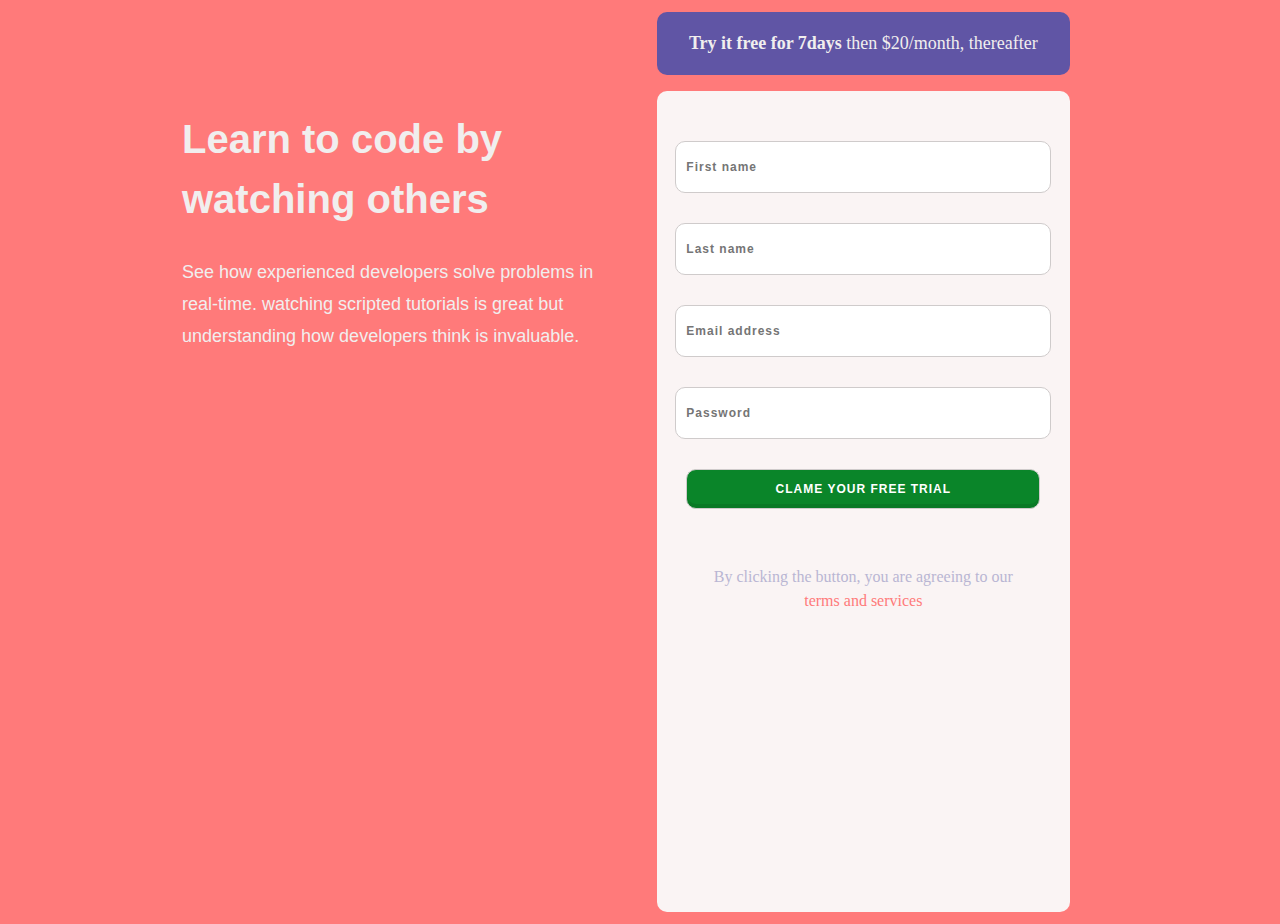
<file: index.html>
<!DOCTYPE html>
<html lang="en">
<head>
    <meta charset="UTF-8">
    <meta name="viewport" content="width=device-width, initial-scale=1.0">
    <link rel="shortcut icon" sizes="favicon-32x32" href="https://Maryqueen123.github.io/Registration/images/favicon-32x32.png" type="image/png">
    <title>Registration</title>
    <link rel="stylesheet" href="reg.css">
    
</head>
<body>
    <!--start for registration-->
    <section id="registration-section">
<div class="container"> 
    <div class="Head-line">
        <h1 style="font-size: 40px;">Learn to code 
        by watching others</h1>
        <p style="line-height: 2rem; font-size: 18px;">See how experienced developers solve problems in real-time.
        watching scripted tutorials is great but understanding how
        developers think is invaluable.</p>
    </div>
    <div class="signup">
        <div class="msg">
            <p><b>Try it free for 7days</b> then $20/month,
                thereafter</p>
        </div>
        <div class="contact-form">
            <form action="https://Maryqueen123.github.io/Registration-form/#" id="form" method="POST">
                 
                  <input type="text" id="fname"  name="fname" placeholder="First name" ><br>
                    
                  <input type="text" id="lname"  name="lname" placeholder="Last name"><br>
                    
                  <input type="text" id="email" name="email" placeholder="Email address"><br>
                   
        
                  <input type="password" id="password" name="fname" placeholder="Password"><br>
                
                  <input type="submit" value="Clame Your Free Trial">
                
                <br>
                  <p style="color: hsl(246, 25%, 77%); padding: 10px;">By clicking the button, you are agreeing to our <br><span style="color: hsl(0, 100%, 74%) ;">terms and services</span></p>
                
            </form>
        </div>
    </div>

</div>
    </section>
    
</body>
</html>
</file>
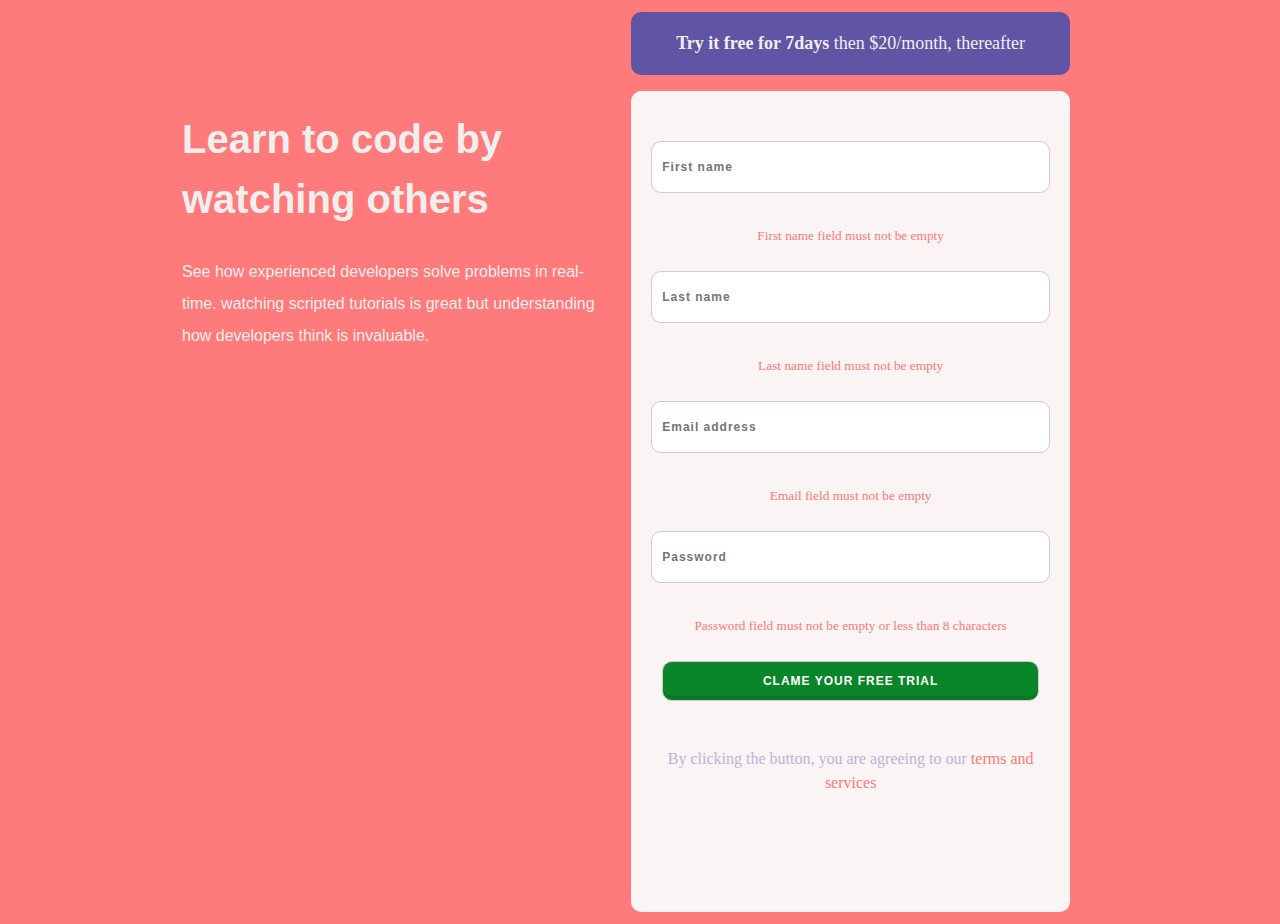
<file: registration.html>
<!DOCTYPE html>
<html lang="en">
<head>
    <meta charset="UTF-8">
    <meta name="viewport" content="width=device-width, initial-scale=1.0">
    <link rel="shortcut icon" sizes="favicon-32x32" href="https://Maryqueen123.github.io/Registration/images/favicon-32x32.png" type="image/png">
    <title>Registration</title>
    <link rel="stylesheet" href="reg.css">
    
</head>
<body>
    <!--start for registration-->
    <section id="registration-section">
<div class="container"> 
    <div class="Head-line">
        <h1 style="font-size: 40px;">Learn to code 
        by watching others</h1>
        <p style="line-height: 2rem;">See how experienced developers solve problems in real-time.
        watching scripted tutorials is great but understanding how
        developers think is invaluable.</p>
    </div>
    <div class="signup">
        <div class="msg">
            <p><b>Try it free for 7days</b> then $20/month,
                thereafter</p>
        </div>
        <div class="contact-form">
            <form action="https://Maryqueen123.github.io/Registration-form/#" id="form" method="POST">
                 <div class="input-box">
                  <input type="text" id="fname"  name="fname" placeholder="First name" ><br>
                    <small>First name field must not be empty</small>
                </div><br>

                <div class="input-box">
                  <input type="text" id="lname"  name="lname" placeholder="Last name"><br>
                    <small>Last name field must not be empty</small>
                </div><br>

                <div class="input-box">
                  <input type="text" id="email" name="email" placeholder="Email address"><br>
                    <small>Email field must not be empty</small>
                </div><br>

                <div class="input-box">
                  <input type="password" id="password" name="fname" placeholder="Password"><br>
                 <small>Password field must not be empty or less than 8 characters</small>
                </div><br>
                
                  <input type="submit" value="Clame Your Free Trial">
                <br>
                  <p style="color:  hsl(246, 25%, 77%);">By clicking the button, you are agreeing to our <span style="color: hsl(0, 100%, 74%) ;">terms and services</span></p>
                
            </form>
        </div>
    </div>

</div>
    </section>
    
</body>
</html>
</file>
<file: reg.css>
body{
    background-image: linear-gradient(10deg, rgba(228, 54, 54, 0.5)) url('images/img1.jpg')rgba(241, 106, 64, 0.4);
    display: flex;
    min-height: 100vh;
    line-height: 1.5;
    width: 100%;
    margin: 0;
    padding: 0;
    place-content: center;
    justify-content: center;
    text-align: center;
    box-sizing: border-box;
}

.container{
    background-color: hsl(0, 100%, 74%);
    display: flex;
    padding: 12px;
    align-content: center;
    padding-left: none;
    padding-right: 40px;
    height: 100%;
    margin: 0px;
    color: rgb(241, 238, 238);
    gap: 1.625rem;
}
.Head-line{
    text-align: left;
    padding-left: 170px;
    padding-top: 70px;
    padding-right: 0px;
    justify-content: right;
    gap: 1.5rem;
    font-family: Arial, Helvetica, sans-serif;
    
}
.signup{
    display: flex;
    flex-direction: column;
    width: 90%;
    height: 100%;
    gap: 1rem;
    padding-right: 170px;
    padding-left: 0px;
    text-align: center;
}

.msg{
    border-radius: 10px;
    background-color: hsl(248, 32%, 49%);
    font-size: 18px;
}

.contact-form{
    border-radius: 10px;
    background-color:rgb(250, 244, 244) ;
    color: hsl(0, 100%, 74%);
    height: 100%;
    gap: 1rem;
    padding: 50px 10px 30px 10px;
}
input[type=submit]{
width: 90%;
color: white;
background-color: hsl(135, 86%, 28%);
text-transform: uppercase;
box-shadow: inset 0px -4px 0px rgba(0, 0, 0, 0.0908818);
}


input {
    border: 1px solid rgb(207, 203, 203);
    margin-bottom: 30px;
    height: 40px;
    width: 90%;
   
    line-height: 1.7;
    letter-spacing: 1px;
    font-weight:  600;
    font-size: 12px;
    color: #f3f1f1;
    padding: 5px 10px;
    
    border-radius: 10px;
}


@media (max-width: 700px) {
    body {
        background-image: linear-gradient(10deg, rgba(228, 54, 54, 0.5)) url('images/bgmobile.jpg')rgba(231, 125, 83, 0.2);
        background-size: cover;
    }
    .container {
        display: flex;
        flex-direction: column;
        max-width: 100%;
        gap: 4rem;
        justify-content: center;
        padding: 10%;
    }

    .Head-line {
        flex-basis: 50%;
        align-self: center;
        text-align: center;
        padding-right: 5%;
        padding-left: 10%;
        gap: 2.125rem;
    }

    

    .signup > form {
        position: relative;
        place-self: center;
        padding: 10%;
    }

    .h1 {
        text-align: start;
        font-size: 3.125rem;
        line-height: 3.4375rem;
        letter-spacing: -.52px;
    }
}
</file>
